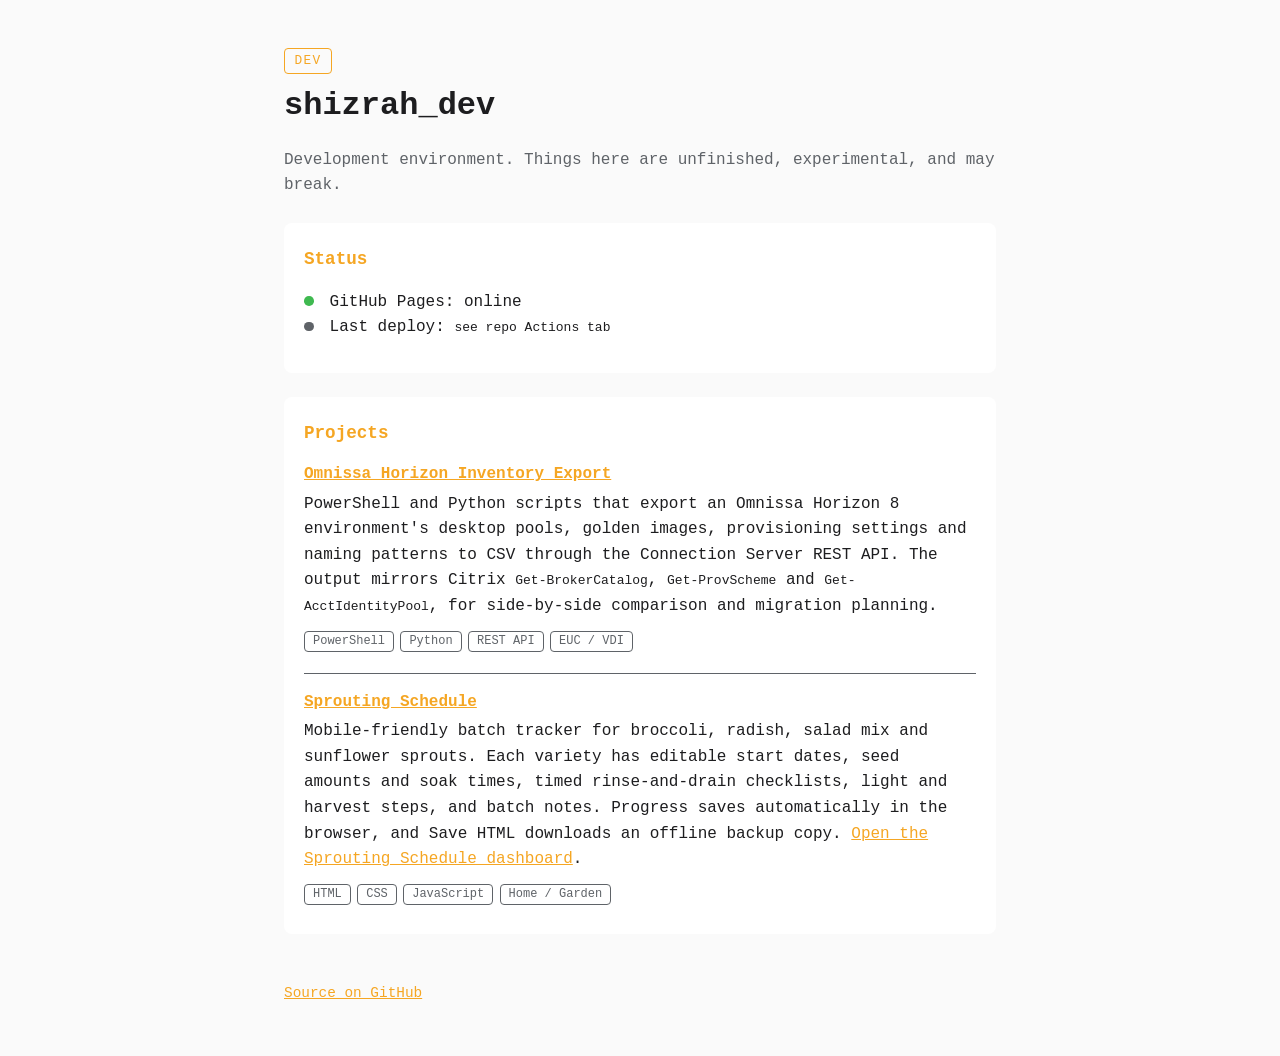
<file: index.html>
<!DOCTYPE html>
<html lang="en">
<head>
  <meta charset="utf-8">
  <meta name="viewport" content="width=device-width, initial-scale=1">
  <meta name="robots" content="noindex, nofollow">
  <meta name="description" content="shizrah_dev — development environment">
  <title>shizrah_dev · dev</title>
  <link rel="stylesheet" href="assets/css/style.css">
</head>
<body>
  <header>
    <span class="badge">DEV</span>
    <h1>shizrah_dev</h1>
    <p class="tagline">Development environment. Things here are unfinished, experimental, and may break.</p>
  </header>

  <main>
    <section>
      <h2>Status</h2>
      <ul class="status">
        <li><span class="dot ok"></span> GitHub Pages: online</li>
        <li><span class="dot"></span> Last deploy: <code id="build">see repo Actions tab</code></li>
      </ul>
    </section>

    <section>
      <h2>Projects</h2>
      <ul class="projects">
        <li class="project">
          <h3><a href="https://github.com/shizrah/Omnissa">Omnissa Horizon Inventory Export</a></h3>
          <p>
            PowerShell and Python scripts that export an Omnissa Horizon 8 environment's
            desktop pools, golden images, provisioning settings and naming patterns to CSV
            through the Connection Server REST API. The output mirrors Citrix
            <code>Get-BrokerCatalog</code>, <code>Get-ProvScheme</code> and
            <code>Get-AcctIdentityPool</code>, for side-by-side comparison and migration planning.
          </p>
          <p class="tags">
            <span>PowerShell</span><span>Python</span><span>REST API</span><span>EUC / VDI</span>
          </p>
        </li>
        <li class="project">
          <h3><a href="sprouting-schedule/">Sprouting Schedule</a></h3>
          <p>
            Mobile-friendly batch tracker for broccoli, radish, salad mix and sunflower sprouts.
            Each variety has editable start dates, seed amounts and soak times, timed
            rinse-and-drain checklists, light and harvest steps, and batch notes. Progress
            saves automatically in the browser, and Save HTML downloads an offline backup copy.
            <a href="sprouting-schedule/">Open the Sprouting Schedule dashboard</a>.
          </p>
          <p class="tags">
            <span>HTML</span><span>CSS</span><span>JavaScript</span><span>Home / Garden</span>
          </p>
        </li>
      </ul>
    </section>
  </main>

  <footer>
    <a href="https://github.com/shizrah/shizrah_dev">Source on GitHub</a>
  </footer>
</body>
</html>
</file>
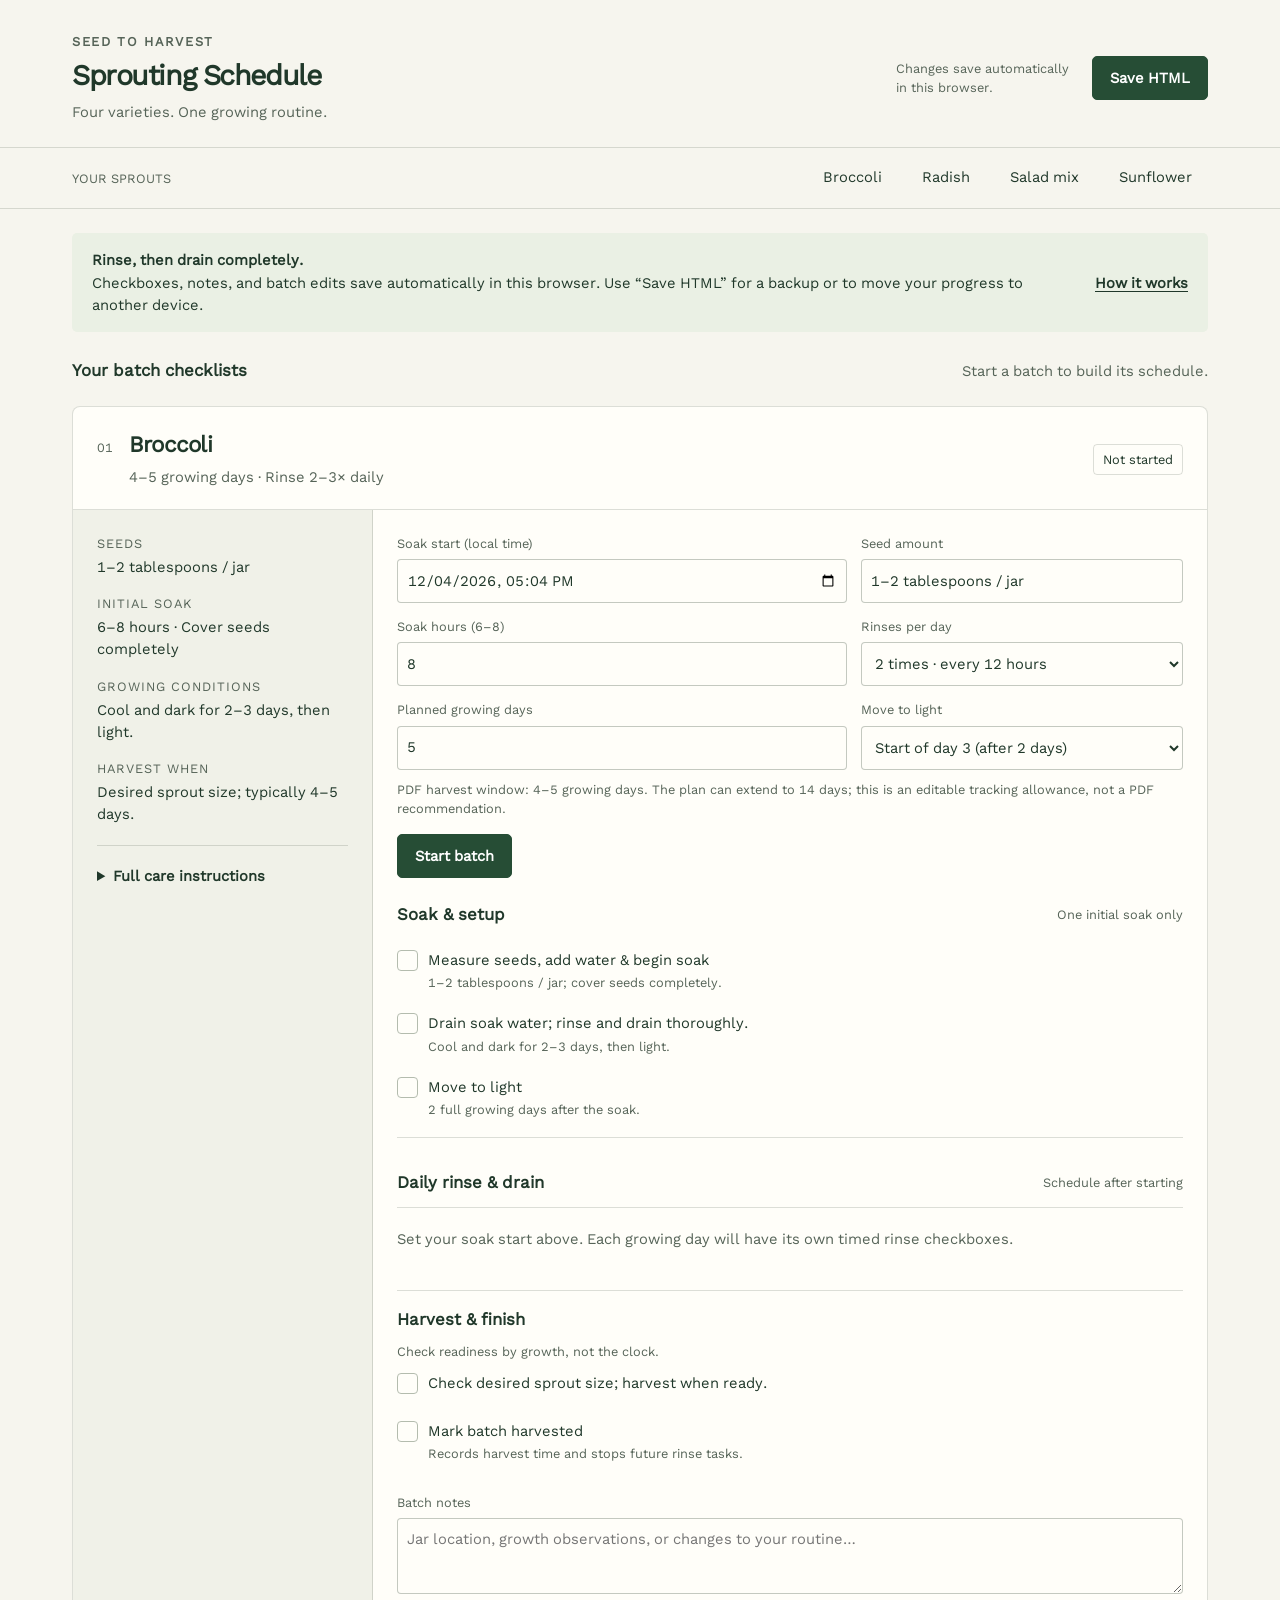
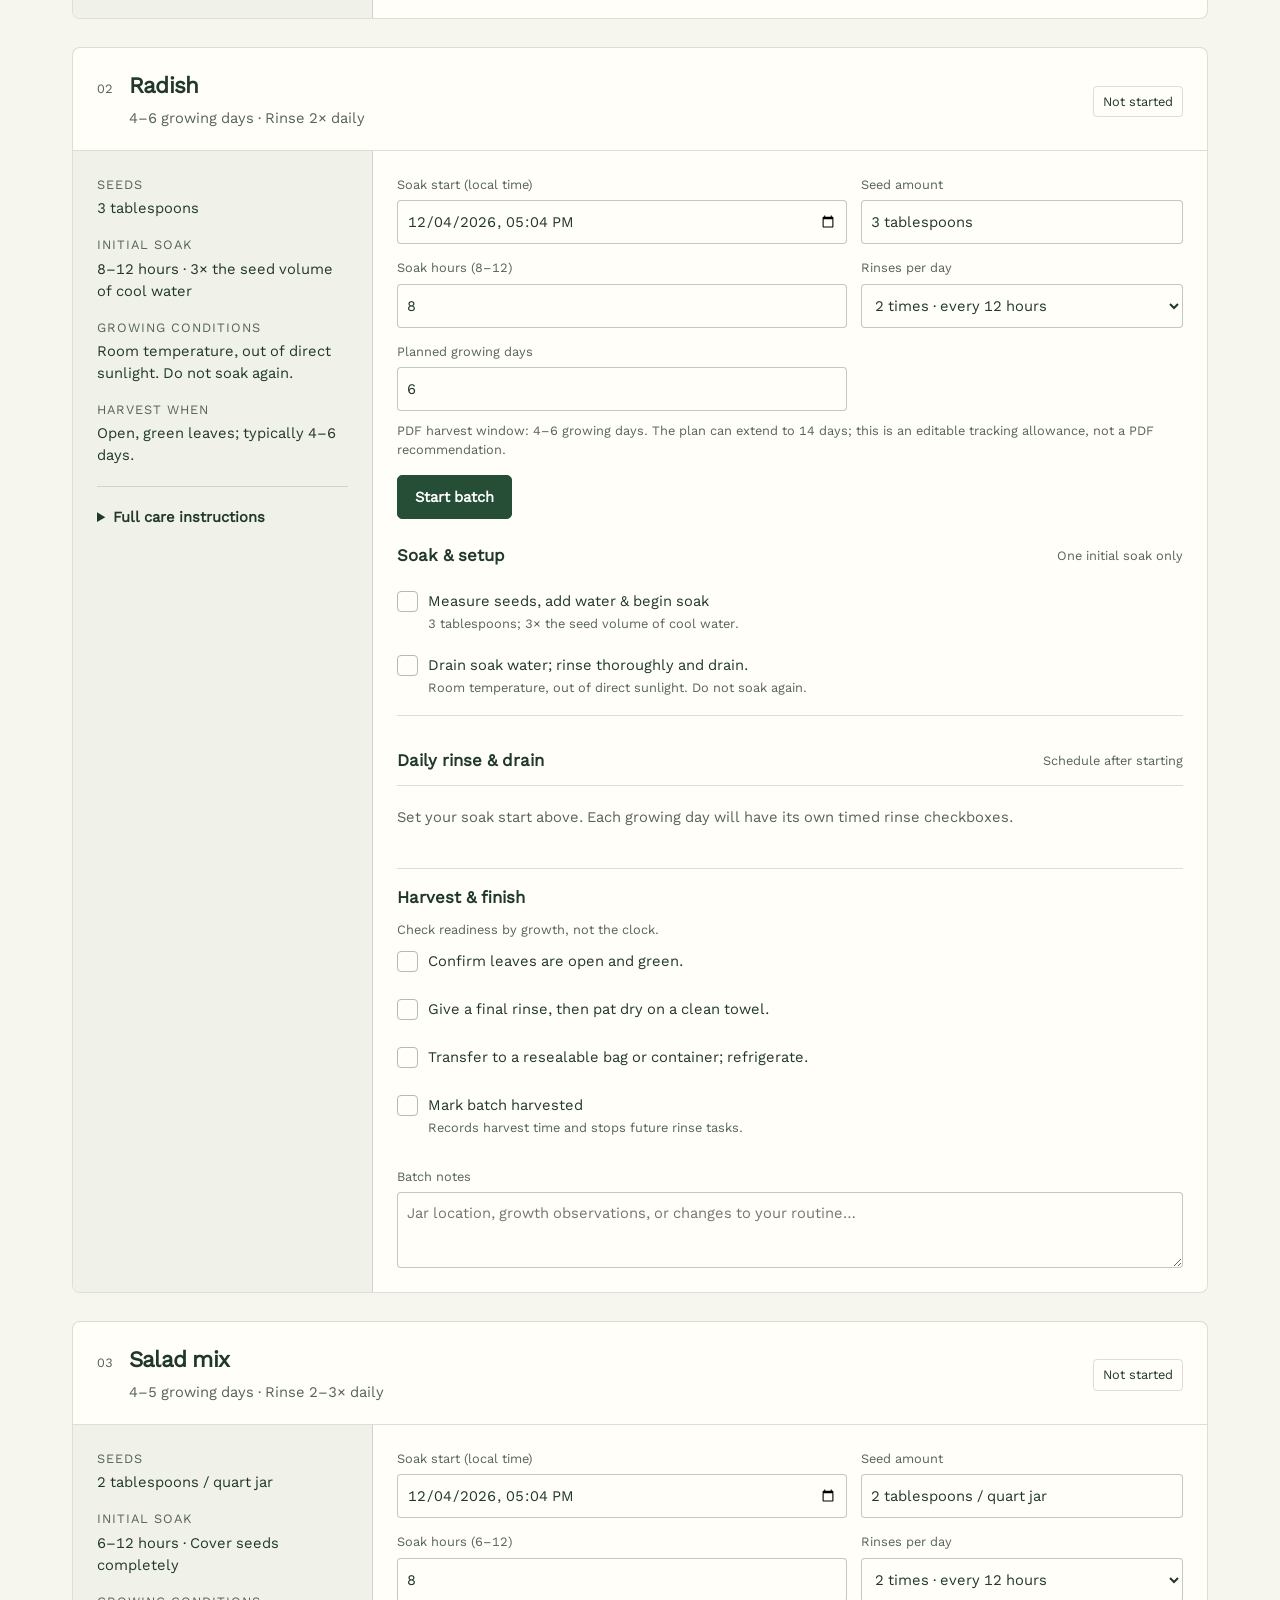
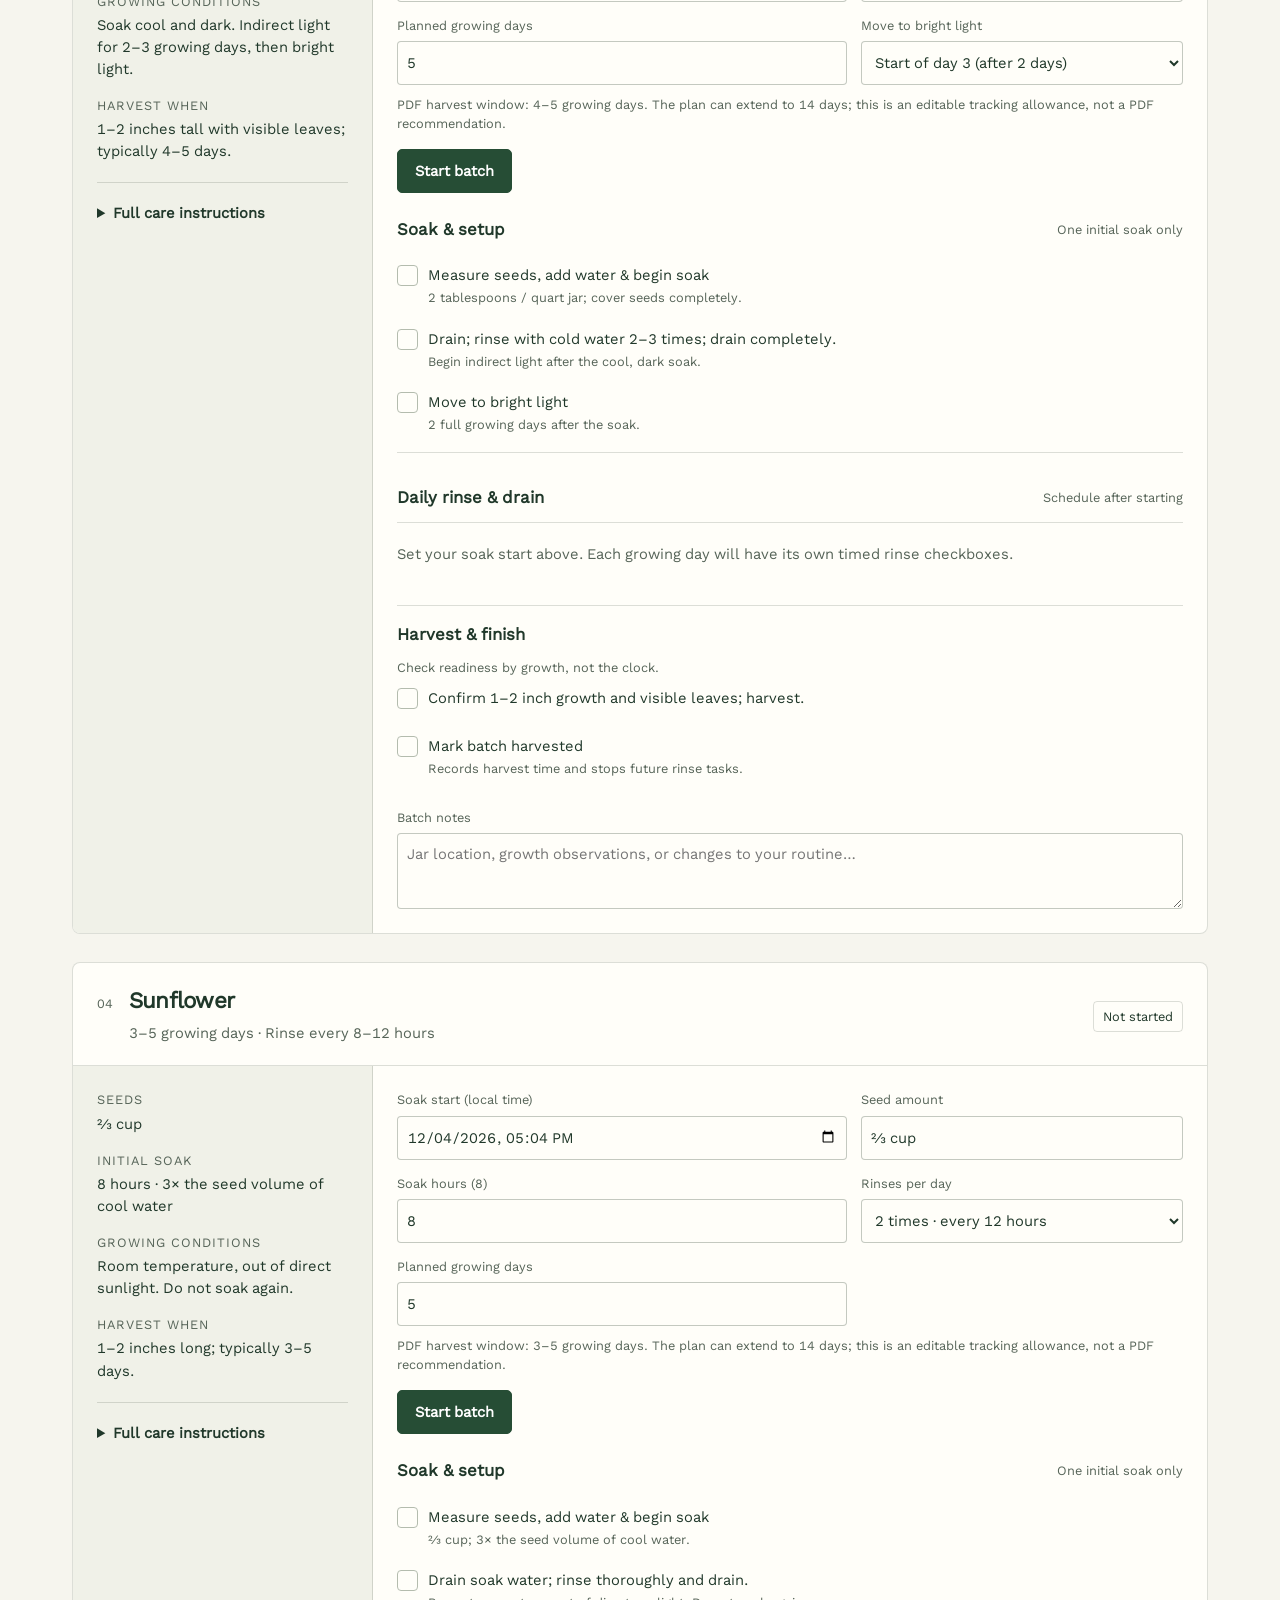
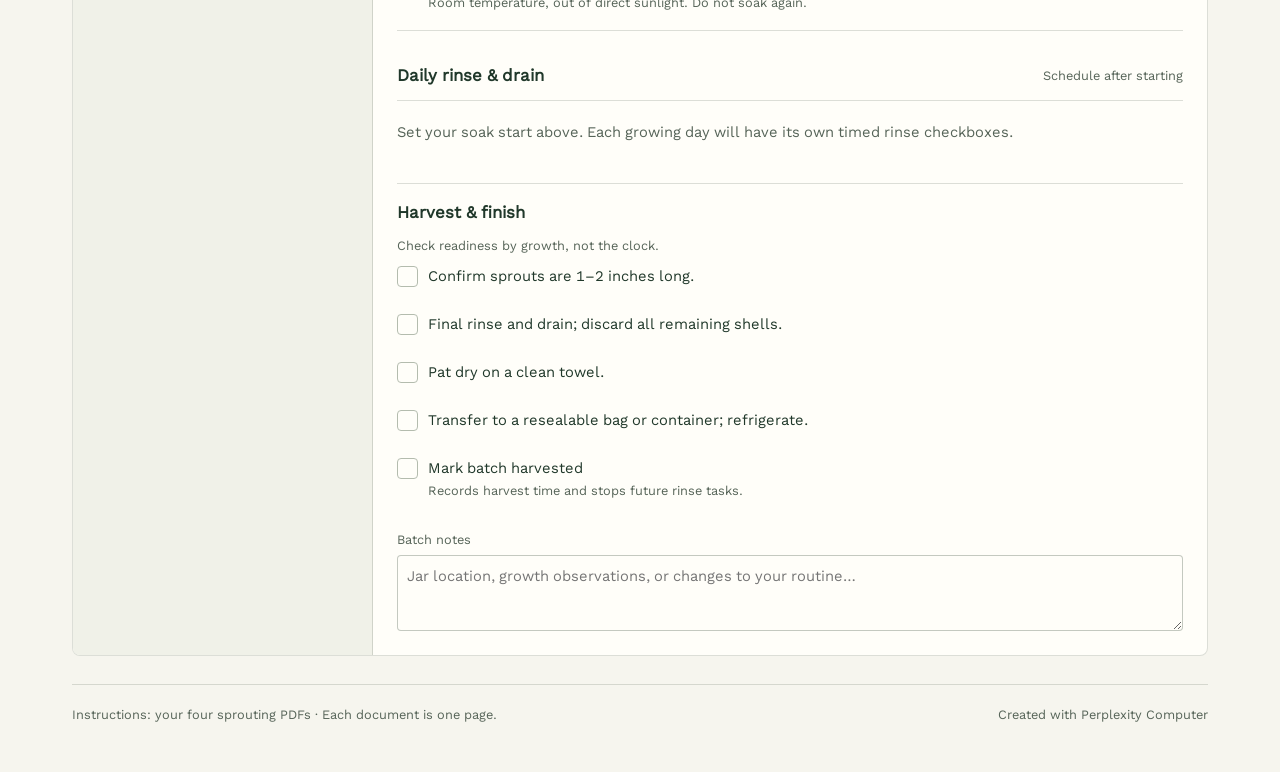
<file: sprouting-schedule/index.html>
<!doctype html>
<html lang="en">
<head>
<meta charset="utf-8">
<meta name="viewport" content="width=device-width, initial-scale=1">
<meta name="theme-color" content="#264d35">
<title>Sprouting Schedule | Batch tracker</title>
<style>
@font-face{font-family:'Work Sans';font-style:normal;font-weight:400;font-display:swap;src:url([data-uri]) format('truetype')}
:root{--font-body:'Work Sans',sans-serif;--text-xs:clamp(.75rem,.73rem + .1vw,.8rem);--text-sm:clamp(.875rem,.84rem + .1vw,.94rem);--text-base:clamp(1rem,.97rem + .1vw,1.06rem);--text-lg:clamp(1.125rem,1rem + .5vw,1.4rem);--text-xl:clamp(1.5rem,1.3rem + .6vw,1.9rem);--ink:#20382a;--muted:#566458;--green:#264d35;--pale:#eaf0e4;--paper:#f6f5ee;--line:#283a2629;--white:#fffef9;--amber:#805019}
*{box-sizing:border-box}html{scroll-behavior:smooth;scroll-padding-top:90px}body{margin:0;background:var(--paper);color:var(--ink);font:400 var(--text-base)/1.5 var(--font-body);font-variant-numeric:tabular-nums}button,input,select,textarea{font:inherit}button,a,input,select,textarea,summary{outline-offset:4px}button:focus-visible,a:focus-visible,input:focus-visible,select:focus-visible,textarea:focus-visible,summary:focus-visible{outline:3px solid #98621e}button{cursor:pointer}button,.button{min-height:44px;padding:10px 17px;border:1px solid var(--line);border-radius:5px;background:transparent;color:var(--ink);font-size:var(--text-sm);font-weight:600}button:hover{background:var(--pale)}button.primary{background:var(--green);color:white;border-color:var(--green)}button.primary:hover{background:#193b26}button:disabled{opacity:.6;cursor:default}a{color:inherit}.skip{position:absolute;left:16px;top:-80px;background:white;padding:12px;z-index:20}.skip:focus{top:8px}header{max-width:1200px;margin:auto;padding:32px 32px 24px;display:flex;align-items:center;gap:24px;justify-content:space-between}h1{font-size:var(--text-xl);font-weight:600;letter-spacing:-.05em;line-height:1.2;margin:0 0 8px}h2{font-size:var(--text-lg);line-height:1.2;margin:0 0 6px;font-weight:600;letter-spacing:-.035em}h3{font-size:var(--text-base);margin:0;font-weight:600}.eyebrow{font-size:var(--text-xs);text-transform:uppercase;letter-spacing:.13em;font-weight:600;margin:0 0 8px;color:var(--muted)}p{margin:0 0 12px}.subtitle,.small{font-size:var(--text-sm);color:var(--muted)}.subtitle{margin:0}.save-area{display:flex;align-items:center;gap:16px}.save-status{font-size:var(--text-xs);color:var(--muted);max-width:180px}.navigation{border-block:1px solid var(--line);position:sticky;top:0;z-index:4;background:var(--paper)}nav{max-width:1200px;margin:auto;display:flex;gap:8px;padding:8px 32px;align-items:center}nav a{padding:10px 16px;min-height:44px;font-size:var(--text-sm);text-decoration:none;border-radius:4px}nav a:hover{background:var(--pale)}nav .nav-caption{margin-right:auto;font-size:var(--text-xs);color:var(--muted)}main{max-width:1200px;margin:auto;padding:24px 32px 48px}.notice{display:flex;gap:20px;justify-content:space-between;padding:16px 20px;background:var(--pale);border-radius:5px;margin-bottom:28px;font-size:var(--text-sm)}.notice strong{font-weight:600}.notice p{margin:0}.text-button{padding:0;min-height:44px;border:0;text-decoration:underline;text-underline-offset:3px;white-space:nowrap}.overview{margin:0 0 20px;display:flex;align-items:baseline;justify-content:space-between;gap:16px}.overview h2{font-size:var(--text-base);letter-spacing:0}.overview span{font-size:var(--text-sm);color:var(--muted)}.sprout{background:var(--white);border:1px solid var(--line);border-radius:8px;margin-bottom:28px;overflow:hidden;scroll-margin-top:14px}.section-heading{display:flex;justify-content:space-between;align-items:center;gap:12px;padding:24px 24px 20px;border-bottom:1px solid var(--line)}.section-title{display:flex;gap:16px;align-items:baseline}.index{font-size:var(--text-xs);color:var(--muted)}.badge{padding:5px 9px;border:1px solid var(--line);border-radius:4px;font-size:var(--text-xs);font-weight:500;white-space:nowrap}.badge.active{background:var(--pale)}.badge.late{color:var(--amber);background:#f6eddd}.layout{display:grid;grid-template-columns:300px 1fr}.guide{padding:24px;background:#f0f1e8;border-right:1px solid var(--line)}.facts{margin:0;display:grid;gap:16px}.facts dt{font-size:var(--text-xs);text-transform:uppercase;letter-spacing:.08em;color:var(--muted);margin-bottom:3px}.facts dd{margin:0;font-size:var(--text-sm)}.guide details{margin-top:20px;border-top:1px solid var(--line);padding-top:8px}summary{cursor:pointer;min-height:44px;display:list-item;align-content:center;font-size:var(--text-sm);font-weight:600}.instructions{font-size:var(--text-sm);padding-left:18px}.instructions li{padding-bottom:10px}.source{font-size:var(--text-xs);color:var(--muted);margin-top:12px;overflow-wrap:anywhere}.workspace{padding:24px;min-width:0}.batch-form{margin-bottom:20px}.fields{display:grid;grid-template-columns:1.4fr 1fr;gap:14px}.field{display:grid;gap:6px;font-size:var(--text-xs);color:var(--muted)}input:not([type=checkbox]),select,textarea{min-width:0;width:100%;border:1px solid #283a2645;border-radius:4px;min-height:44px;background:var(--white);color:var(--ink);padding:9px;font-size:var(--text-sm)}textarea{resize:vertical;min-height:76px}.form-actions{margin-top:16px;display:flex;gap:8px;align-items:center;flex-wrap:wrap}.hint{font-size:var(--text-xs);color:var(--muted);margin:10px 0 0}.warning{color:var(--amber);font-size:var(--text-sm);margin-bottom:12px}.batch-line{display:flex;justify-content:space-between;gap:12px;align-items:center;margin-bottom:16px}.batch-line p{margin:0}.progress{height:4px;background:#dce3d6;border-radius:2px;overflow:hidden;margin-top:10px}.progress span{display:block;background:var(--green);height:100%}.schedule-heading{display:flex;align-items:center;justify-content:space-between;margin:24px 0 12px}.schedule-heading span{font-size:var(--text-xs);color:var(--muted)}.task{display:flex;align-items:flex-start;gap:10px;min-height:48px;padding:10px 0;cursor:pointer;font-size:var(--text-sm)}input[type=checkbox]{appearance:none;width:21px;height:21px;min-width:21px;border:1.5px solid #6b7c66;border-radius:4px;margin:1px 0 0;display:grid;place-content:center;background:var(--white);cursor:pointer}input[type=checkbox]:checked{background:var(--green);border-color:var(--green)}input[type=checkbox]:checked:after{content:'✓';font-family:sans-serif;color:white;line-height:1;font-size:16px}.task:has(:checked) .task-title{text-decoration:line-through;color:var(--muted)}.task:has(:disabled){cursor:default}.task input:disabled{opacity:.5;cursor:default}.task-copy{flex:1;min-width:0}.task-copy small{display:block;font-size:var(--text-xs);color:var(--muted);margin-top:2px}.task-time{color:var(--muted);font-size:var(--text-xs);padding-top:2px;text-align:right;max-width:120px}.task-time.overdue{color:var(--amber)}.routine{border-top:1px solid var(--line);margin-top:8px;padding-top:8px}.day{border:1px solid var(--line);border-radius:4px;margin-bottom:8px;padding:0 12px}.day summary{display:flex;justify-content:space-between;gap:8px;list-style:none}.day summary::after{content:'+';font-size:var(--text-base)}.day[open] summary::after{content:'−'}.day summary span{font-weight:400;color:var(--muted);font-size:var(--text-xs);margin-left:auto}.day .task{border-top:1px solid var(--line)}.notes{display:grid;gap:6px;font-size:var(--text-xs);color:var(--muted);margin-top:20px}.harvest{margin-top:20px;padding-top:16px;border-top:1px solid var(--line)}.harvest .task-time{display:none}.empty{padding:20px 0;border-top:1px solid var(--line);font-size:var(--text-sm);color:var(--muted)}footer{display:flex;justify-content:space-between;gap:20px;border-top:1px solid var(--line);padding-top:20px;color:var(--muted);font-size:var(--text-xs)}[hidden]{display:none!important}.help{background:var(--white);border:1px solid var(--line);padding:20px;margin-bottom:24px;border-radius:5px}.help p{font-size:var(--text-sm)}.help h2{margin-bottom:12px}.status-line{font-size:var(--text-xs);color:var(--muted);margin-top:8px}.confirm{background:#f6eddd;padding:12px;border-radius:4px;margin-top:12px;font-size:var(--text-sm)}.confirm button{margin-top:8px;margin-right:8px}
@media(max-width:800px){.layout{grid-template-columns:240px 1fr}.guide,.workspace,.section-heading{padding:20px}.fields{grid-template-columns:1fr}header{align-items:flex-start}.save-area{flex-direction:column-reverse;align-items:flex-end;gap:6px}.save-status{max-width:150px;text-align:right}}
@media(max-width:600px){header{padding:24px 16px 20px;gap:12px}h1{max-width:210px}header .subtitle{font-size:var(--text-xs)}.save-status{font-size:var(--text-xs);max-width:130px}.save-area button{padding:10px 12px;white-space:nowrap}nav{padding:6px 8px;gap:0;justify-content:space-between}nav a{padding:10px 8px;font-size:var(--text-xs)}nav .nav-caption{display:none}main{padding:20px 12px 32px}.notice{padding:14px;gap:8px;align-items:flex-start}.notice .text-button{white-space:normal;min-width:60px}.overview{align-items:flex-start}.overview span{text-align:right;max-width:155px}.layout{display:block}.guide{border-right:0;border-bottom:1px solid var(--line);padding:16px}.facts{grid-template-columns:1fr 1fr;gap:12px}.guide details{margin-top:12px}.workspace,.section-heading{padding:16px}.section-title{gap:10px}.fields{grid-template-columns:1fr 1fr}.fields .field:first-child{grid-column:1/-1}.task-time{max-width:86px}.batch-line{align-items:flex-start}.batch-line button{white-space:nowrap}.section-heading .badge{max-width:130px;white-space:normal;text-align:center}footer{display:block}footer span{display:block;margin-bottom:8px}.schedule-heading{gap:12px}}
@media(prefers-reduced-motion:reduce){html{scroll-behavior:auto}}
</style>
</head>
<body>
<a class="skip" href="#main">Skip to content</a>
<header><div><p class="eyebrow">Seed to harvest</p><h1>Sprouting Schedule</h1><p class="subtitle">Four varieties. One growing routine.</p></div><div class="save-area"><span class="save-status" id="save-status" role="status">Changes save automatically in this browser.</span><button class="primary" id="save">Save HTML</button></div></header>
<div class="navigation"><nav aria-label="Sprout sections"><span class="nav-caption">YOUR SPROUTS</span><a href="#broccoli">Broccoli</a><a href="#radish">Radish</a><a href="#salad">Salad mix</a><a href="#sunflower">Sunflower</a></nav></div>
<main id="main">
<div class="notice"><p><strong>Rinse, then drain completely.</strong><br>Checkboxes, notes, and batch edits save automatically in this browser. Use “Save HTML” for a backup or to move your progress to another device.</p><button class="text-button" id="help-toggle" aria-expanded="false" aria-controls="help">How it works</button></div>
<section id="help" class="help" hidden><h2>Your portable growing log</h2><p>Start each batch independently. Edit seed amounts, soak duration, rinse frequency, light-change day, and planned growing days. Every rinse has its own checkbox; checking it records the completion time.</p><p>Save HTML downloads a complete, offline copy of this dashboard with all four batches, notes, and progress embedded. Changes also save automatically in this browser, so reopening this page on the same device picks up where you left off. Progress does not sync between devices or browsers, and clearing browser data erases it. Use Save HTML for a backup or to continue elsewhere. Some mobile file viewers show only a preview; open the file in a browser that supports local HTML.</p><p>Schedule convention: growing day 1 begins after the initial soak. Rinses are evenly spaced from that point (every 12 hours for twice daily or every 8 hours for three times daily). These clock times are a planning choice, not times specified by the PDFs. Dates use the viewing device’s local timezone; elapsed-hour spacing stays fixed across clock changes.</p><p>Harvest windows are estimates, not automatic readiness checks. Follow the listed size or leaf criteria. You can harvest early when ready; future rinses become inactive. If a batch needs longer, edit the plan before continuing; rebuilding a schedule clears that batch’s checkmarks.</p><p>Care instructions come from the four supplied PDFs. The broccoli PDF gives both 2–3 rinses daily and a twice-daily tip; the default is twice daily, with a three-rinse option. The optional customer tip about a 5–10 minute broccoli rinse soak is not included as a required step.</p></section>
<div class="overview"><h2>Your batch checklists</h2><span id="overview">Start a batch to build its schedule.</span></div>
<div id="app"></div>
<footer><span>Instructions: your four sprouting PDFs · Each document is one page.</span><span>Created with Perplexity Computer</span></footer>
</main>
<script id="saved-state" type="application/json">null</script>
<script>
'use strict';
const HOUR=3600000;
const TYPES=[
{id:'broccoli',name:'Broccoli',file:'Broccoli Sprouting.pdf',seed:'1–2 tablespoons / jar',water:'Cover seeds completely',soak:[6,8],freq:[2,3],days:[4,5],light:true,environment:'Cool and dark for 2–3 days, then light.',ready:'Desired sprout size; typically 4–5 days.',steps:['Use 1–2 tablespoons of seeds in a mason jar or sprouting jar. Cover seeds completely with water and soak for 6–8 hours.','Drain the soak water completely. Rinse and drain thoroughly. Keep seeds moist, never waterlogged.','Rinse and drain 2–3 times daily for 4–5 days. The tips also specify morning and evening rinses.','Keep in a cool, dark place for the first 2–3 days, then expose to light.','Harvest at your desired size, typically after 4–5 days. The PDF calls this “microgreens”; this tracker follows its jar-based method.'],initial:'Drain soak water; rinse and drain thoroughly.',harvest:['Check desired sprout size; harvest when ready.']},
{id:'radish',name:'Radish',file:'Radish Sprouting.pdf',seed:'3 tablespoons',water:'3× the seed volume of cool water',soak:[8,12],freq:[2],days:[4,6],environment:'Room temperature, out of direct sunlight. Do not soak again.',ready:'Open, green leaves; typically 4–6 days.',steps:['Add 3 tablespoons of seeds to the growing container. Add three times as much cool water, stir, and soak for 8–12 hours.','Drain and rinse thoroughly. Keep at room temperature, out of direct sunlight. Do not soak again.','Rinse twice daily for 4–6 days, or until the sprouts have open, green leaves.','Once leaves are open and green, give a final rinse. Spread onto a clean towel and pat dry.','Transfer to a resealable bag or container. Refrigerate for up to 7 days.'],initial:'Drain soak water; rinse thoroughly and drain.',harvest:['Confirm leaves are open and green.','Give a final rinse, then pat dry on a clean towel.','Transfer to a resealable bag or container; refrigerate.'],storage:true},
{id:'salad',name:'Salad mix',file:'Salad Mix Sprouting.pdf',seed:'2 tablespoons / quart jar',water:'Cover seeds completely',soak:[6,12],freq:[2,3],days:[4,5],light:true,environment:'Soak cool and dark. Indirect light for 2–3 growing days, then bright light.',ready:'1–2 inches tall with visible leaves; typically 4–5 days.',steps:['Place 2 tablespoons of seeds in a quart-sized jar. Cover completely with water; soak for 6–12 hours in a cool, dark place. No specific water ratio is given.','Drain thoroughly, then rinse with cold water 2–3 times.','Rinse and drain 2–3 times per day for 4–5 days. Tilt the jar on its side so excess water drains completely.','Keep in indirect light, not direct sun, for the first 2–3 days. Move to bright light to develop green chlorophyll.','Harvest when 1–2 inches tall with visible leaves, usually in 4–5 days; the PDF notes customer reports of about 5 days.'],initial:'Drain; rinse with cold water 2–3 times; drain completely.',harvest:['Confirm 1–2 inch growth and visible leaves; harvest.']},
{id:'sunflower',name:'Sunflower',file:'Sunflower Sprouting.pdf',seed:'⅔ cup',water:'3× the seed volume of cool water',soak:[8,8],freq:[2,3],days:[3,5],environment:'Room temperature, out of direct sunlight. Do not soak again.',ready:'1–2 inches long; typically 3–5 days.',steps:['Pour ⅔ cup of seeds into the growing container. Add three times as much cool water, stir, and soak for 8 hours.','Drain and rinse thoroughly. Keep at room temperature, out of direct sunlight. Do not soak again.','For sprouts, rinse and drain every 8–12 hours for 3–5 days, until sprouts reach 1–2 inches long.','Give a final rinse and drain to discard all remaining shells. Spread on a clean towel and pat dry.','Transfer to a resealable bag or container and refrigerate for up to 7 days.'],initial:'Drain soak water; rinse thoroughly and drain.',harvest:['Confirm sprouts are 1–2 inches long.','Final rinse and drain; discard all remaining shells.','Pat dry on a clean towel.','Transfer to a resealable bag or container; refrigerate.'],storage:true}
];
const blank=t=>({start:'',seed:t.seed,soak:8,freq:2,days:t.days[1],lightDay:3,notes:'',checks:{},harvestedAt:null});
let state=Object.fromEntries(TYPES.map(t=>[t.id,blank(t)]));
const STORE_KEY='sprouting-schedule-v1';
let storeOk=true,loadedFrom='';
function readStore(){try{return JSON.parse(localStorage.getItem(STORE_KEY))}catch(e){storeOk=false;return null}}
try{let saved=null;try{saved=JSON.parse(document.getElementById('saved-state').textContent)}catch(e){}
const local=readStore();
if(local&&local.version===1&&(!saved||saved.version!==1||(local.savedAt||0)>=(saved.savedAt||0))){saved=local;loadedFrom='browser'}else if(saved&&saved.version===1)loadedFrom='file';
if(saved&&saved.version===1)for(const t of TYPES)if(saved.batches?.[t.id])state[t.id]={...blank(t),...saved.batches[t.id]};}catch(e){document.getElementById('save-status').textContent='Saved data could not be read. Start a new batch.'}
let saveTimer=null;
function persist(){try{localStorage.setItem(STORE_KEY,JSON.stringify({version:1,savedAt:Date.now(),batches:state}));storeOk=true;return true}catch(e){storeOk=false;return false}}
let dirty=false;const editing=new Set();const dayOpen=new Set();const guideOpen=new Set();
for(const t of TYPES){const b=state[t.id];if(b.start){const day=Math.max(1,Math.min(b.days,Math.floor((Date.now()-(new Date(b.start).getTime()+Number(b.soak)*HOUR))/(24*HOUR))+1));dayOpen.add(`${t.id}-${day}`)}}
const esc=s=>String(s??'').replace(/[&<>"']/g,c=>({'&':'&amp;','<':'&lt;','>':'&gt;','"':'&quot;',"'":'&#39;'}[c]));
const localInput=d=>`${d.getFullYear()}-${String(d.getMonth()+1).padStart(2,'0')}-${String(d.getDate()).padStart(2,'0')}T${String(d.getHours()).padStart(2,'0')}:${String(d.getMinutes()).padStart(2,'0')}`;
const stamp=ms=>new Date(ms).toLocaleString([], {month:'short',day:'numeric',hour:'numeric',minute:'2-digit'});
const clock=ms=>new Date(ms).toLocaleTimeString([], {hour:'numeric',minute:'2-digit'});
const end=b=>new Date(b.start).getTime()+Number(b.soak)*HOUR;
const growDay=b=>Math.max(1,Math.floor((Date.now()-end(b))/(24*HOUR))+1);
function markDirty(){dirty=true;clearTimeout(saveTimer);saveTimer=setTimeout(flush,300)}
function flush(){clearTimeout(saveTimer);saveTimer=null;if(!dirty)return;const ok=persist();if(ok)dirty=false;document.getElementById('save-status').textContent=ok?`Saved in this browser · ${clock(Date.now())}`:'Browser saving is unavailable. Use Save HTML to keep changes.'}
window.addEventListener('pagehide',flush);document.addEventListener('visibilitychange',()=>{if(document.visibilityState==='hidden')flush()});
window.addEventListener('storage',e=>{if(e.key===STORE_KEY&&e.newValue)document.getElementById('save-status').textContent='Updated in another tab. Reload to see the latest.'});
function task(t,key,title,detail,due){
const b=state[t.id],done=b.checks[key],inactive=!!b.harvestedAt&&key.startsWith('rinse-')&&!done;
const late=due&&due<Date.now()&&!done&&!inactive;
return `<label class="task"><input type="checkbox" data-type="${t.id}" data-check="${key}" ${done?'checked':''} ${!b.start||inactive?'disabled':''}><span class="task-copy"><span class="task-title">${esc(title)}</span>${detail?`<small>${esc(detail)}</small>`:''}${done?`<small>Checked ${stamp(done)}</small>`:''}</span>${due?`<span class="task-time ${late?'overdue':''}">${inactive?'Not needed':done?'Done':`${stamp(due)}${late?'<br>Past planned time':''}`}</span>`:''}</label>`;
}
function status(t,b){
if(!b.start)return ['Not started',''];
if(b.harvestedAt)return ['Harvested','active'];
if(new Date(b.start)>Date.now())return ['Planned',''];
if(Date.now()<end(b))return ['Soaking','active'];
if(growDay(b)>b.days)return ['Check harvest readiness','late'];
return [`Growing · day ${growDay(b)}`,'active'];
}
function nextRinse(b){
if(b.harvestedAt)return 'Rinse schedule finished.';
for(let d=1;d<=b.days;d++)for(let r=0;r<b.freq;r++)if(!b.checks[`rinse-${d}-${r}`]){
const due=end(b)+((d-1)*24+(r+1)*24/b.freq)*HOUR;
return `Next unchecked rinse: ${stamp(due)}${due<Date.now()?' · past planned time':''}.`;
}
return 'All planned rinses checked. Check harvest readiness.';
}
function render(){
document.getElementById('app').innerHTML=TYPES.map((t,i)=>{
const b=state[t.id],started=!!b.start,showForm=!started||editing.has(t.id),st=status(t,b),soakEnd=started?end(b):0;
const checkCount=Object.keys(b.checks).length,total=2+(t.light?1:0)+b.days*b.freq+t.harvest.length+1;
const minSoak=t.soak[0],maxSoak=t.soak[1];
let schedule='';
if(started){for(let d=1;d<=b.days;d++){
const key=`${t.id}-${d}`,rinses=Array.from({length:b.freq},(_,r)=>{
const due=soakEnd+((d-1)*24+(r+1)*24/b.freq)*HOUR;
return task(t,`rinse-${d}-${r}`,`Rinse & drain ${r+1}`,t.id==='salad'?'Tilt the jar on its side; drain completely.':'Drain completely. Do not leave standing water.',due)});
const checked=Array.from({length:b.freq},(_,r)=>b.checks[`rinse-${d}-${r}`]).filter(Boolean).length;
schedule+=`<details class="day" data-day="${key}" ${dayOpen.has(key)?'open':''}><summary>Day ${d}<span>${checked}/${b.freq} rinses</span></summary>${rinses.join('')}</details>`;
}}
return `<section class="sprout" id="${t.id}" aria-labelledby="${t.id}-title"><div class="section-heading"><div class="section-title"><span class="index">0${i+1}</span><div><h2 id="${t.id}-title">${t.name}</h2><span class="small">${t.days[0]}–${t.days[1]} growing days · ${t.id==='sunflower'?'Rinse every 8–12 hours':t.freq.length>1?'Rinse 2–3× daily':'Rinse 2× daily'}</span></div></div><span class="badge ${st[1]}">${st[0]}</span></div>
<div class="layout"><aside class="guide" aria-label="${t.name} care guide"><dl class="facts"><div><dt>Seeds</dt><dd>${esc(t.seed)}</dd></div><div><dt>Initial soak</dt><dd>${minSoak===maxSoak?minSoak:`${minSoak}–${maxSoak}`} hours · ${esc(t.water)}</dd></div><div><dt>Growing conditions</dt><dd>${esc(t.environment)}</dd></div><div><dt>Harvest when</dt><dd>${esc(t.ready)}</dd></div></dl><details data-guide="${t.id}" ${guideOpen.has(t.id)?'open':''}><summary>Full care instructions</summary><ol class="instructions">${t.steps.map(s=>`<li>${esc(s)}</li>`).join('')}</ol>${t.id==='broccoli'?'<p class="small">Optional PDF customer tip: fill the jar for 5–10 minutes during a rinse, then drain fully. This is not a required scheduled step.</p>':''}<p class="source">From ${t.file}, page 1. ${!t.storage?'Storage duration is not specified in this PDF.':''}</p></details></aside>
<div class="workspace">
<form class="batch-form" data-form="${t.id}" ${showForm?'':'hidden'}>${started?'<p class="warning">Rebuilding this batch clears its checkmarks and harvest record. Notes are kept.</p>':''}<div class="fields">
<label class="field">Soak start (local time)<input name="start" type="datetime-local" required value="${esc(started?localInput(new Date(b.start)):localInput(new Date()))}"></label>
<label class="field">Seed amount<input name="seed" maxlength="100" required value="${esc(b.seed)}"></label>
<label class="field">Soak hours (${minSoak===maxSoak?minSoak:`${minSoak}–${maxSoak}`})<input name="soak" type="number" min="${minSoak}" max="${maxSoak}" step="1" required value="${b.soak}" ${minSoak===maxSoak?'readonly':''}></label>
<label class="field">Rinses per day<select name="freq">${t.freq.map(f=>`<option value="${f}" ${b.freq==f?'selected':''}>${f} times · every ${24/f} hours</option>`).join('')}</select></label>
<label class="field">Planned growing days<input name="days" type="number" min="${t.days[0]}" max="14" step="1" required value="${b.days}"></label>
${t.light?`<label class="field">Move to ${t.id==='salad'?'bright ':''}light<select name="lightDay"><option value="3" ${b.lightDay==3?'selected':''}>Start of day 3 (after 2 days)</option><option value="4" ${b.lightDay==4?'selected':''}>Start of day 4 (after 3 days)</option></select></label>`:''}
</div><p class="hint">PDF harvest window: ${t.days[0]}–${t.days[1]} growing days. The plan can extend to 14 days; this is an editable tracking allowance, not a PDF recommendation.</p><div class="form-actions"><button class="primary" type="submit">${started?'Rebuild batch':'Start batch'}</button>${started?`<button type="button" data-cancel="${t.id}">Cancel</button>`:''}</div></form>
${started?`<div class="batch-line"><div><p class="small">${esc(b.seed)} · started ${stamp(new Date(b.start).getTime())}</p><p class="small">${b.soak}-hour soak · rinse every ${24/b.freq} hours</p><p class="small">${nextRinse(b)}</p></div><button data-edit="${t.id}" type="button">Edit batch</button></div><div class="small">${checkCount} of ${total} checklist items checked</div><div class="progress" role="progressbar" aria-label="${t.name} checklist completion" aria-valuenow="${checkCount}" aria-valuemin="0" aria-valuemax="${total}"><span style="width:${100*checkCount/total}%"></span></div>`:''}
<div class="schedule-heading"><h3>Soak & setup</h3><span>One initial soak only</span></div>
${task(t,'soak',`Measure seeds, add water & begin soak`,started?`${b.seed}; ${t.water.toLowerCase()}.`:`${t.seed}; ${t.water.toLowerCase()}.`,started?new Date(b.start).getTime():null)}
${task(t,'drain',t.initial,t.id==='salad'?'Begin indirect light after the cool, dark soak.':t.environment,soakEnd)}
${t.light?task(t,'light',`Move to ${t.id==='salad'?'bright ':''}light`,`${b.lightDay-1} full growing days after the soak.`,started?soakEnd+(b.lightDay-1)*24*HOUR:null):''}
<div class="routine"><div class="schedule-heading"><h3>Daily rinse & drain</h3><span>${started?`${b.freq}× / day`:'Schedule after starting'}</span></div>${started?schedule:'<p class="empty">Set your soak start above. Each growing day will have its own timed rinse checkboxes.</p>'}</div>
<div class="harvest"><h3>Harvest & finish</h3><p class="hint">${started?`Estimated harvest window: ${stamp(soakEnd+t.days[0]*24*HOUR)} to ${stamp(soakEnd+t.days[1]*24*HOUR)}. `:''}Check readiness by growth, not the clock.</p>${t.harvest.map((s,n)=>task(t,`finish-${n}`,s,'',null)).join('')}${task(t,'harvested','Mark batch harvested','Records harvest time and stops future rinse tasks.',null)}${b.harvestedAt?`<p class="status-line">Harvest recorded ${stamp(b.harvestedAt)}.${t.storage?` Refrigerate for up to 7 days: through ${stamp(b.harvestedAt+7*24*HOUR)}.`:''}</p>`:''}</div>
<label class="notes">Batch notes<textarea data-notes="${t.id}" placeholder="Jar location, growth observations, or changes to your routine…" maxlength="10000">${esc(b.notes)}</textarea></label>
<div class="confirm" id="confirm-${t.id}" hidden>Clear this batch and its checkmarks? This cannot be undone.<br><button data-reset="${t.id}">Clear batch</button><button data-keep="${t.id}">Keep batch</button></div>
${started?`<button class="text-button" data-ask-reset="${t.id}">Clear batch…</button>`:''}
</div></div></section>`;
}).join('');
const active=TYPES.filter(t=>state[t.id].start&&!state[t.id].harvestedAt).length,harvested=TYPES.filter(t=>state[t.id].harvestedAt).length;
document.getElementById('overview').textContent=active||harvested?`${active} active ${active===1?'batch':'batches'} · ${harvested} harvested`:'Start a batch to build its schedule.';
}
document.getElementById('app').addEventListener('toggle',e=>{
if(e.target.dataset.day){if(e.target.open)dayOpen.add(e.target.dataset.day);else dayOpen.delete(e.target.dataset.day)}
if(e.target.dataset.guide){if(e.target.open)guideOpen.add(e.target.dataset.guide);else guideOpen.delete(e.target.dataset.guide)}
},true);
document.getElementById('app').addEventListener('submit',e=>{
e.preventDefault();const id=e.target.dataset.form,t=TYPES.find(t=>t.id===id),f=new FormData(e.target),start=new Date(f.get('start'));
if(!Number.isFinite(start.getTime()))return;
const previous=state[id];
state[id]={...previous,start:start.toISOString(),seed:String(f.get('seed')).trim(),soak:Number(f.get('soak')),freq:Number(f.get('freq')),days:Number(f.get('days')),lightDay:Number(f.get('lightDay')||3),checks:{},harvestedAt:null};
editing.delete(id);dayOpen.add(`${id}-${Math.min(state[id].days,growDay(state[id]))}`);markDirty();render();
});
document.getElementById('app').addEventListener('input',e=>{
if(e.target.dataset.notes){state[e.target.dataset.notes].notes=e.target.value;markDirty()}
});
document.getElementById('app').addEventListener('change',e=>{
const id=e.target.dataset.type,key=e.target.dataset.check;if(!id||!key)return;
if(e.target.checked)state[id].checks[key]=Date.now();else delete state[id].checks[key];
if(key==='harvested')state[id].harvestedAt=e.target.checked?Date.now():null;
markDirty();render();
});
document.getElementById('app').addEventListener('click',e=>{
const el=e.target.closest('button');if(!el)return;
if(el.dataset.edit){editing.add(el.dataset.edit);render()}
if(el.dataset.cancel){editing.delete(el.dataset.cancel);render()}
if(el.dataset.askReset)document.getElementById('confirm-'+el.dataset.askReset).hidden=false;
if(el.dataset.keep)document.getElementById('confirm-'+el.dataset.keep).hidden=true;
if(el.dataset.reset){const id=el.dataset.reset;state[id]=blank(TYPES.find(t=>t.id===id));editing.delete(id);markDirty();render()}
});
document.getElementById('help-toggle').addEventListener('click',e=>{
const help=document.getElementById('help');help.hidden=!help.hidden;e.target.setAttribute('aria-expanded',String(!help.hidden));
});
document.getElementById('save').addEventListener('click',()=>{
try{
document.getElementById('save-status').textContent='HTML copy downloaded. Reopen that copy next time.';
const copy=document.documentElement.cloneNode(true);
flush();copy.querySelector('#saved-state').textContent=JSON.stringify({version:1,savedAt:Date.now(),batches:state}).replace(/</g,'\\u003c');
copy.querySelector('#app').innerHTML='';
copy.querySelector('#help').hidden=true;copy.querySelector('#help-toggle').setAttribute('aria-expanded','false');
const blob=new Blob(['<!doctype html>\n'+copy.outerHTML],{type:'text/html;charset=utf-8'});
const url=URL.createObjectURL(blob),a=document.createElement('a');a.href=url;a.download=`Sprouting-Schedule-${localInput(new Date()).replace(/[:T]/g,'-')}.html`;document.body.appendChild(a);a.click();a.remove();setTimeout(()=>URL.revokeObjectURL(url),30000);
}catch(e){document.getElementById('save-status').textContent='Download failed. Keep this page open and try again.'}
});
render();
if(TYPES.some(t=>state[t.id].start||state[t.id].notes))document.getElementById('save-status').textContent=loadedFrom==='browser'?'Restored from this browser. Changes save automatically.':'Saved copy loaded. Changes save automatically.';
if(loadedFrom==='file')persist();
if(!storeOk||!persistTest())document.getElementById('save-status').textContent='Browser saving is unavailable. Use Save HTML to keep changes.';
function persistTest(){try{localStorage.setItem(STORE_KEY+'-test','1');localStorage.removeItem(STORE_KEY+'-test');return true}catch(e){return false}}
</script>
</body>
</html>
</file>
<file: assets/css/style.css>
:root {
  --bg: #0f1115;
  --fg: #e6e6e6;
  --muted: #9aa0a6;
  --accent: #f5a623;
  --ok: #3fb950;
  --card: #171a21;
  font-family: ui-monospace, SFMono-Regular, Menlo, Consolas, monospace;
}

@media (prefers-color-scheme: light) {
  :root { --bg: #fafafa; --fg: #1d1d1f; --muted: #5f6368; --card: #ffffff; }
}

* { box-sizing: border-box; }

body {
  margin: 0 auto;
  max-width: 760px;
  padding: 3rem 1.5rem;
  background: var(--bg);
  color: var(--fg);
  line-height: 1.6;
}

h1 { margin: 0.4rem 0 0; font-size: 2rem; }
h2 { font-size: 1.1rem; color: var(--accent); }
.tagline { color: var(--muted); }

.badge {
  display: inline-block;
  padding: 0.1rem 0.6rem;
  border: 1px solid var(--accent);
  border-radius: 4px;
  color: var(--accent);
  font-size: 0.8rem;
  letter-spacing: 0.1em;
}

section {
  background: var(--card);
  border-radius: 8px;
  padding: 0.5rem 1.25rem 1rem;
  margin: 1.5rem 0;
}

.status { list-style: none; padding: 0; }
.dot {
  display: inline-block;
  width: 0.6rem; height: 0.6rem;
  border-radius: 50%;
  background: var(--muted);
  margin-right: 0.4rem;
}
.dot.ok { background: var(--ok); }

.projects { list-style: none; padding: 0; margin: 0; }
.project + .project { border-top: 1px solid var(--muted); margin-top: 1rem; padding-top: 0.5rem; }
.project h3 { margin: 0.5rem 0 0.25rem; font-size: 1rem; }
.project p { margin: 0.25rem 0 0.5rem; }
.tags span {
  display: inline-block;
  margin: 0 0.4rem 0.3rem 0;
  padding: 0 0.5rem;
  border: 1px solid var(--muted);
  border-radius: 4px;
  color: var(--muted);
  font-size: 0.75rem;
}

a { color: var(--accent); }
footer { margin-top: 3rem; color: var(--muted); font-size: 0.9rem; }
</file>
